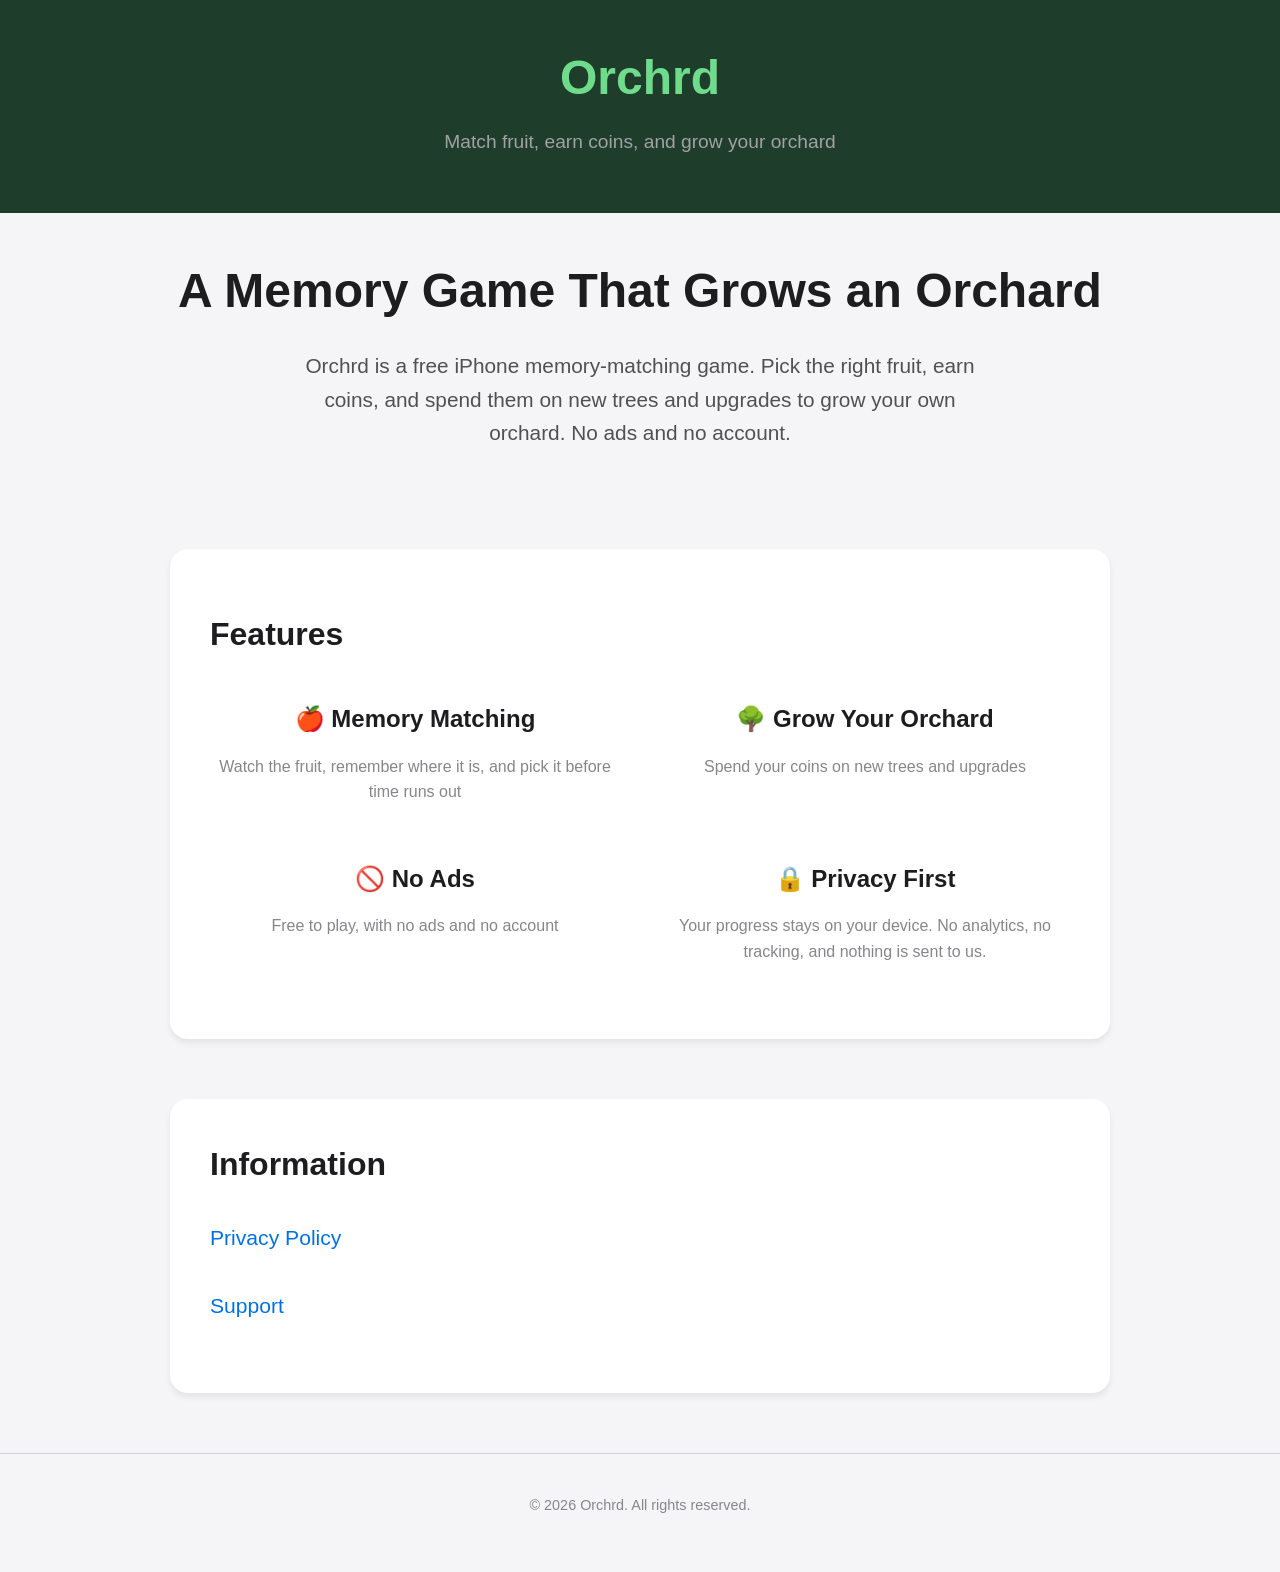
<file: index.html>
<!DOCTYPE html>
<html lang="en">
<head>
    <meta charset="UTF-8">
    <meta name="viewport" content="width=device-width, initial-scale=1.0">
    <title>Orchrd - Orchard Match</title>
    <link rel="stylesheet" href="styles.css">
</head>
<body>
    <header>
        <div class="container">
            <h1>Orchrd</h1>
            <p class="tagline">Match fruit, earn coins, and grow your orchard</p>
        </div>
    </header>

    <main class="container">
        <section class="hero">
            <h2>A Memory Game That Grows an Orchard</h2>
            <p>Orchrd is a free iPhone memory-matching game. Pick the right fruit, earn coins, and spend them on new trees and upgrades to grow your own orchard. No ads and no account.</p>
        </section>

        <section class="features">
            <h2>Features</h2>
            <div class="feature-grid">
                <div class="feature">
                    <h3>🍎 Memory Matching</h3>
                    <p>Watch the fruit, remember where it is, and pick it before time runs out</p>
                </div>
                <div class="feature">
                    <h3>🌳 Grow Your Orchard</h3>
                    <p>Spend your coins on new trees and upgrades</p>
                </div>
                <div class="feature">
                    <h3>🚫 No Ads</h3>
                    <p>Free to play, with no ads and no account</p>
                </div>
                <div class="feature">
                    <h3>🔒 Privacy First</h3>
                    <p>Your progress stays on your device. No analytics, no tracking, and nothing is sent to us.</p>
                </div>
            </div>
        </section>

        <section class="links">
            <h2>Information</h2>
            <ul>
                <li><a href="privacy.html">Privacy Policy</a></li>
                <li><a href="support.html">Support</a></li>
            </ul>
        </section>
    </main>

    <footer>
        <div class="container">
            <p>&copy; 2026 Orchrd. All rights reserved.</p>
        </div>
    </footer>
</body>
</html>
</file>
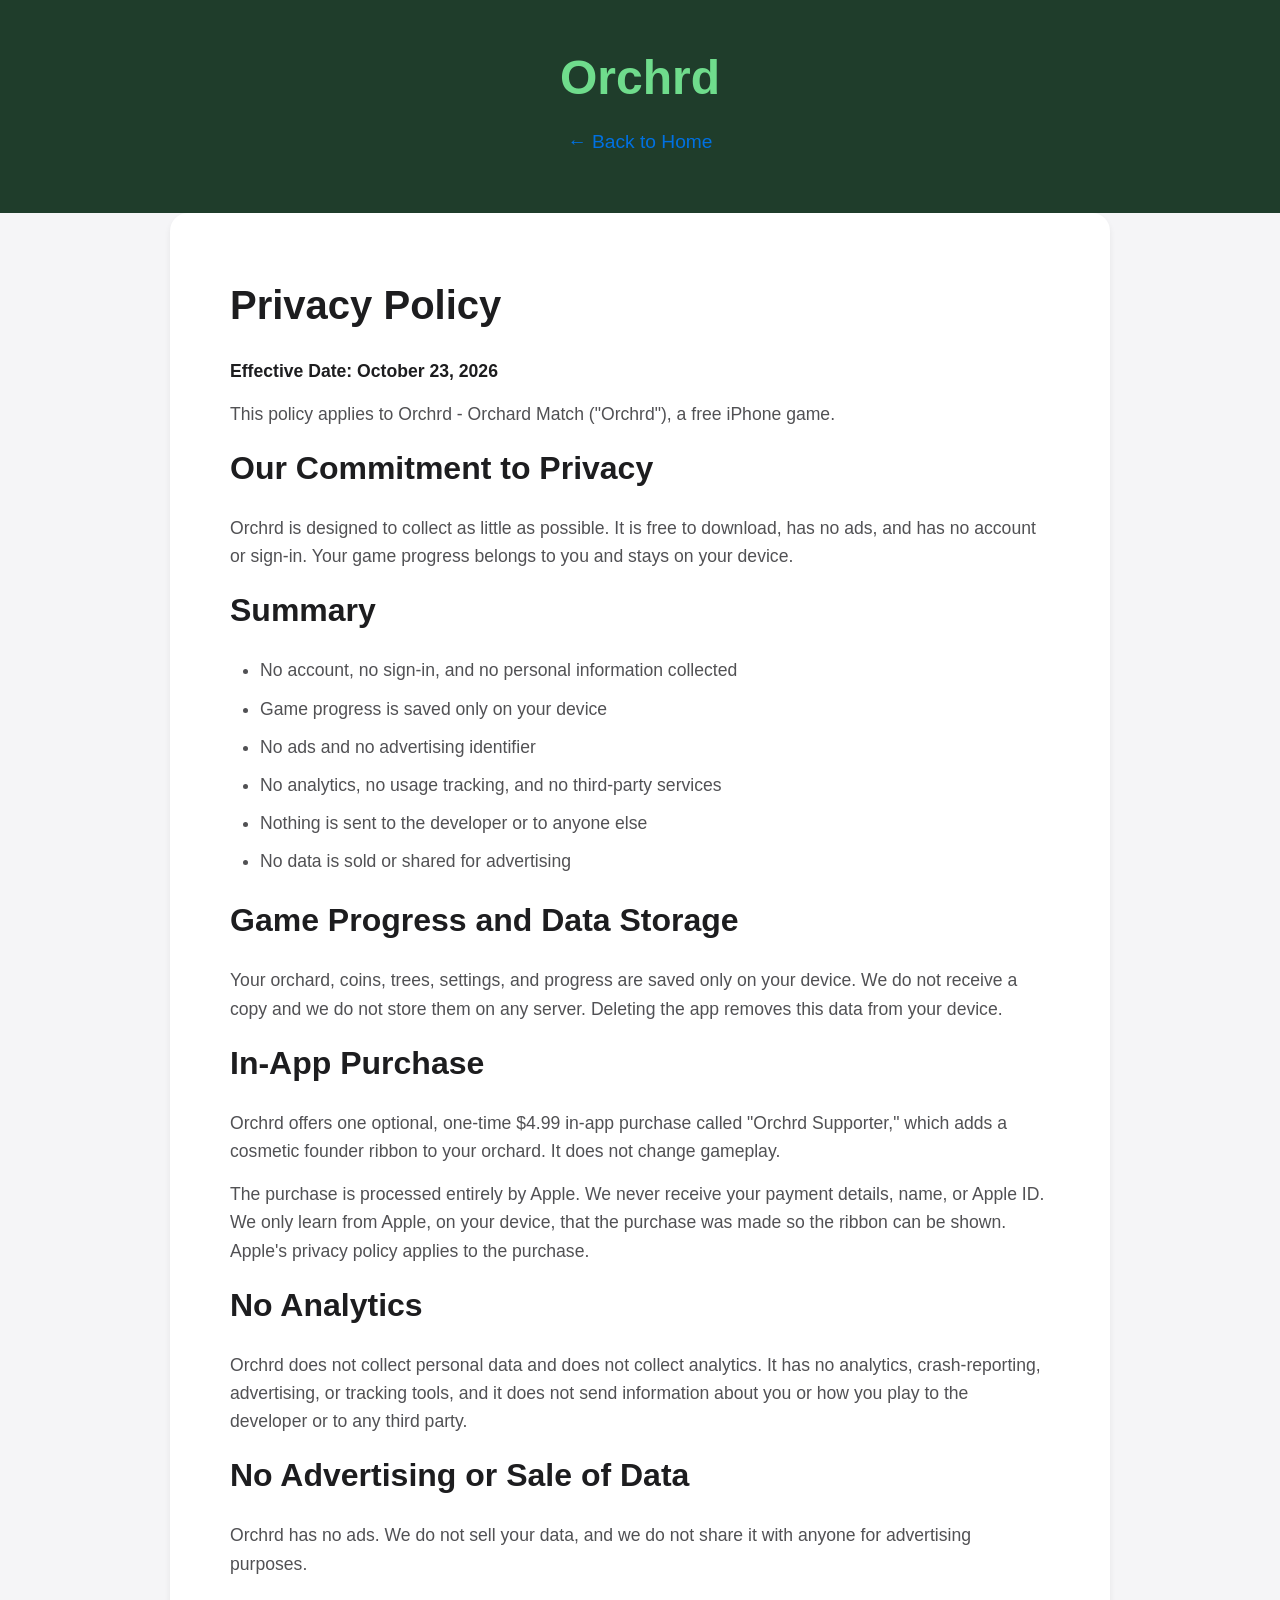
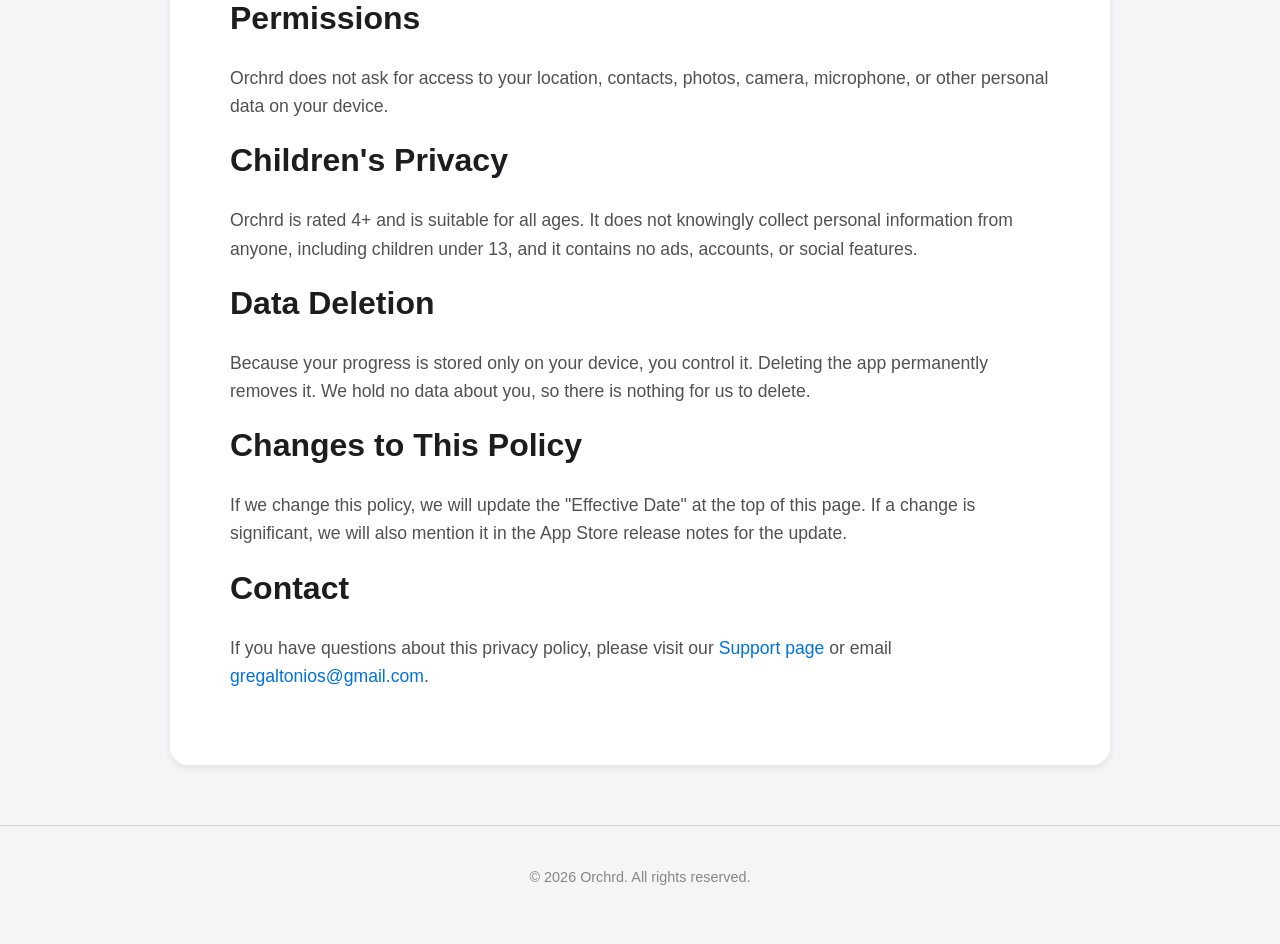
<file: privacy.html>
<!DOCTYPE html>
<html lang="en">
<head>
    <meta charset="UTF-8">
    <meta name="viewport" content="width=device-width, initial-scale=1.0">
    <title>Privacy Policy - Orchrd</title>
    <link rel="stylesheet" href="styles.css">
</head>
<body>
    <header>
        <div class="container">
            <h1>Orchrd</h1>
            <p class="tagline"><a href="index.html">← Back to Home</a></p>
        </div>
    </header>
    <main class="container">
        <section class="content">
            <h1>Privacy Policy</h1>
            <p><strong>Effective Date: October 23, 2026</strong></p>
            <p>This policy applies to Orchrd - Orchard Match (&quot;Orchrd&quot;), a free iPhone game.</p>
            <h2>Our Commitment to Privacy</h2>
            <p>Orchrd is designed to collect as little as possible. It is free to download, has no ads, and has no account or sign-in. Your game progress belongs to you and stays on your device.</p>
            <h2>Summary</h2>
            <ul>
                <li>No account, no sign-in, and no personal information collected</li>
                <li>Game progress is saved only on your device</li>
                <li>No ads and no advertising identifier</li>
                <li>No analytics, no usage tracking, and no third-party services</li>
                <li>Nothing is sent to the developer or to anyone else</li>
                <li>No data is sold or shared for advertising</li>
            </ul>
            <h2>Game Progress and Data Storage</h2>
            <p>Your orchard, coins, trees, settings, and progress are saved only on your device. We do not receive a copy and we do not store them on any server. Deleting the app removes this data from your device.</p>
            <h2>In-App Purchase</h2>
            <p>Orchrd offers one optional, one-time $4.99 in-app purchase called &quot;Orchrd Supporter,&quot; which adds a cosmetic founder ribbon to your orchard. It does not change gameplay.</p>
            <p>The purchase is processed entirely by Apple. We never receive your payment details, name, or Apple ID. We only learn from Apple, on your device, that the purchase was made so the ribbon can be shown. Apple's privacy policy applies to the purchase.</p>
            <h2>No Analytics</h2>
            <p>Orchrd does not collect personal data and does not collect analytics. It has no analytics, crash-reporting, advertising, or tracking tools, and it does not send information about you or how you play to the developer or to any third party.</p>
            <h2>No Advertising or Sale of Data</h2>
            <p>Orchrd has no ads. We do not sell your data, and we do not share it with anyone for advertising purposes.</p>
            <h2>Permissions</h2>
            <p>Orchrd does not ask for access to your location, contacts, photos, camera, microphone, or other personal data on your device.</p>
            <h2>Children's Privacy</h2>
            <p>Orchrd is rated 4+ and is suitable for all ages. It does not knowingly collect personal information from anyone, including children under 13, and it contains no ads, accounts, or social features.</p>
            <h2>Data Deletion</h2>
            <p>Because your progress is stored only on your device, you control it. Deleting the app permanently removes it. We hold no data about you, so there is nothing for us to delete.</p>
            <h2>Changes to This Policy</h2>
            <p>If we change this policy, we will update the &quot;Effective Date&quot; at the top of this page. If a change is significant, we will also mention it in the App Store release notes for the update.</p>
            <h2>Contact</h2>
            <p>If you have questions about this privacy policy, please visit our <a href="support.html">Support page</a> or email <a href="mailto:gregaltonios@gmail.com">gregaltonios@gmail.com</a>.</p>
        </section>
    </main>
    <footer>
        <div class="container">
            <p>&copy; 2026 Orchrd. All rights reserved.</p>
        </div>
    </footer>
</body>
</html>
</file>
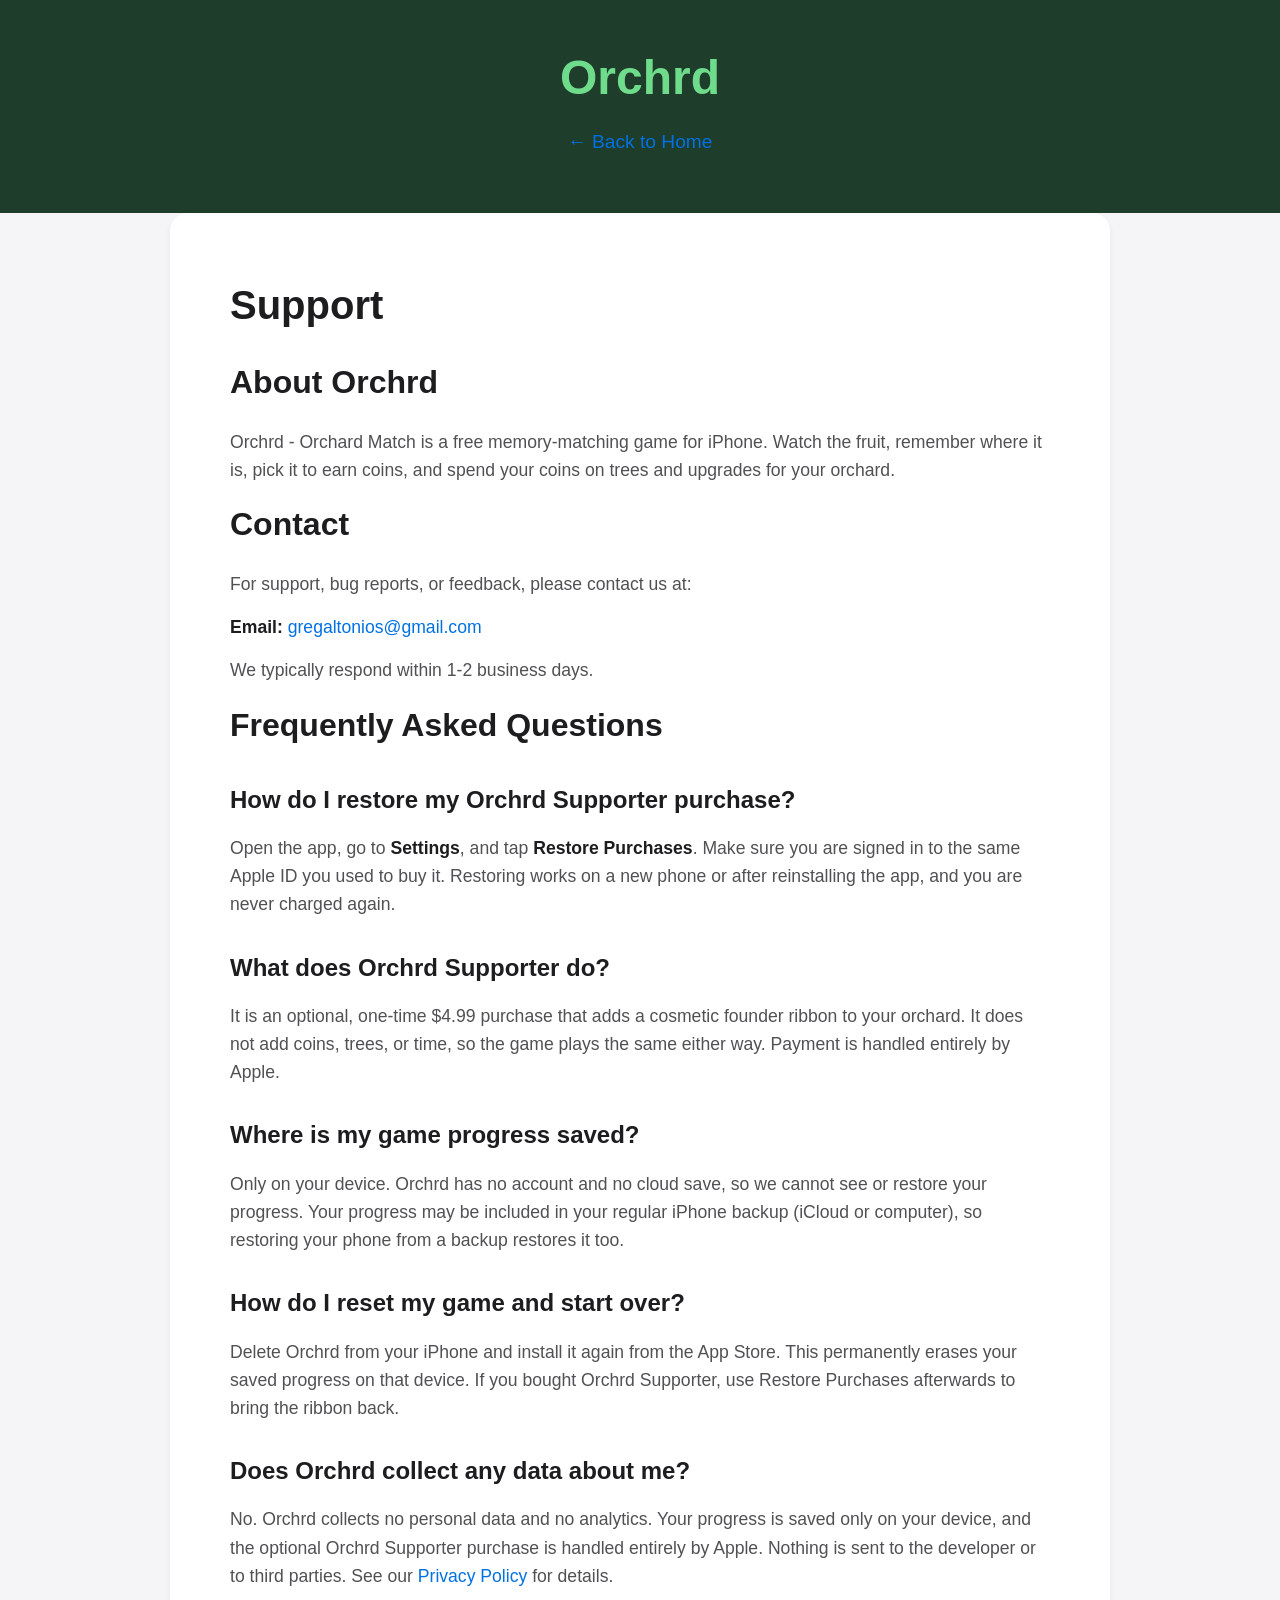
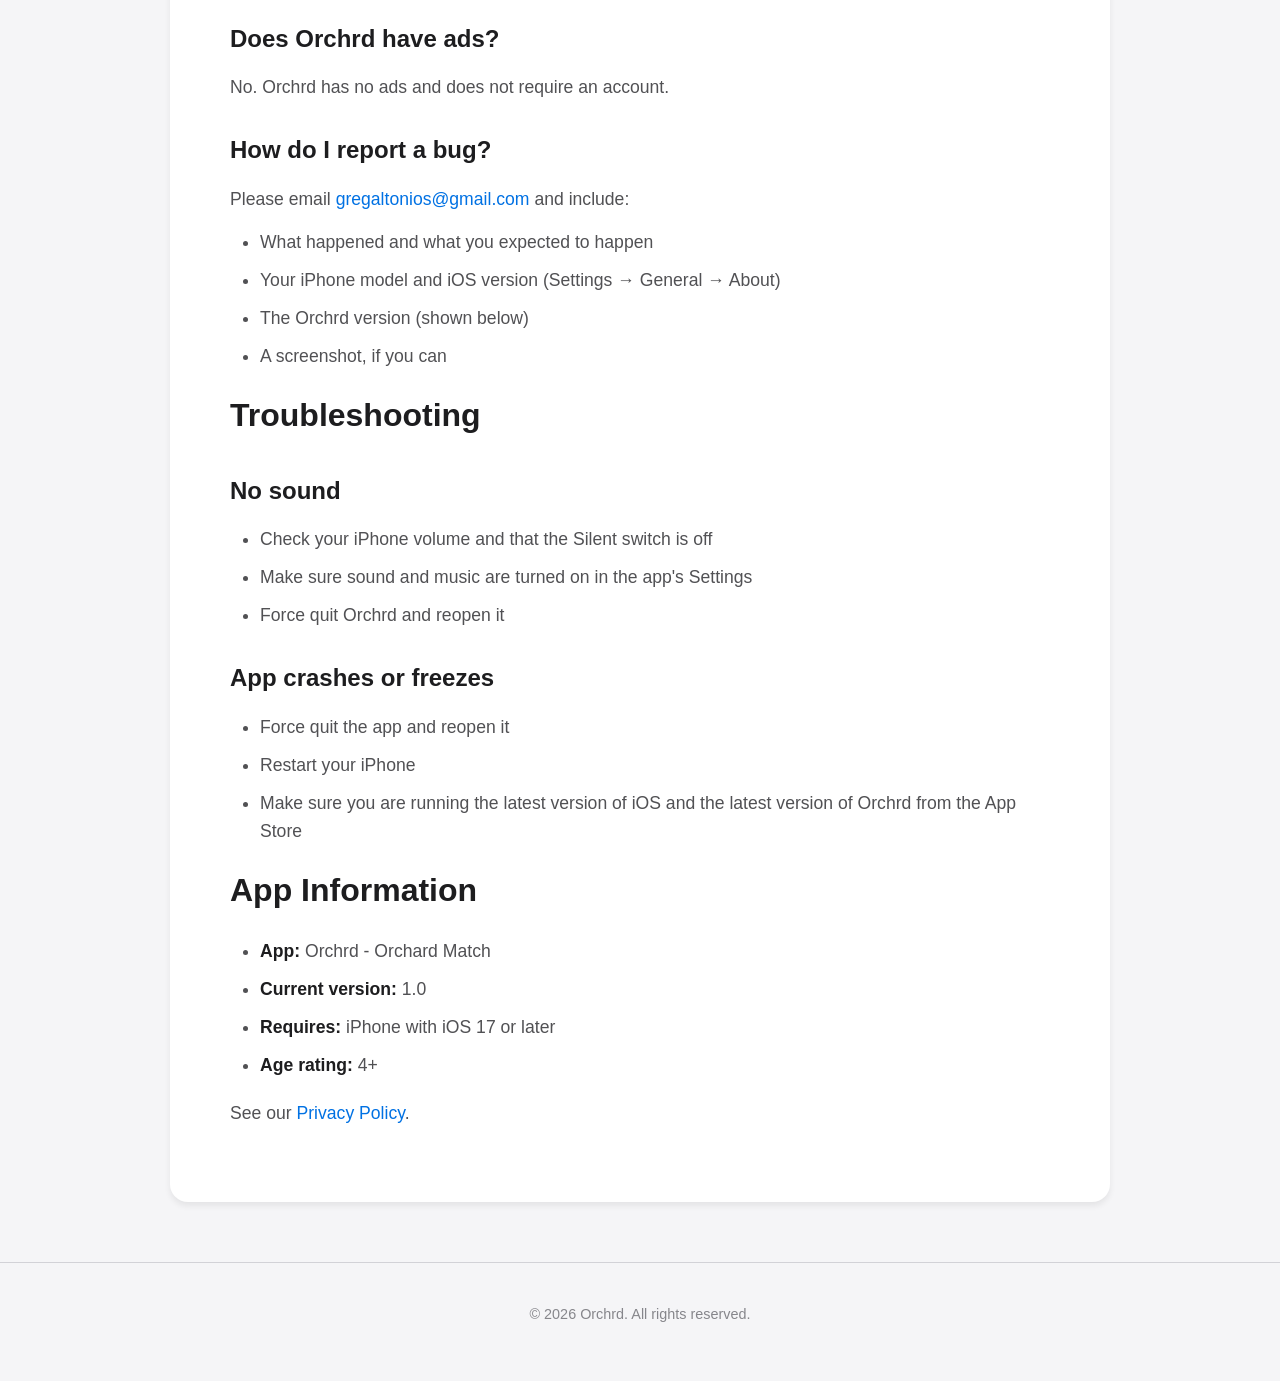
<file: support.html>
<!DOCTYPE html>
<html lang="en">
<head>
    <meta charset="UTF-8">
    <meta name="viewport" content="width=device-width, initial-scale=1.0">
    <title>Support - Orchrd</title>
    <link rel="stylesheet" href="styles.css">
</head>
<body>
    <header>
        <div class="container">
            <h1>Orchrd</h1>
            <p class="tagline"><a href="index.html">← Back to Home</a></p>
        </div>
    </header>
    <main class="container">
        <section class="content">
            <h1>Support</h1>
            <h2>About Orchrd</h2>
            <p>Orchrd - Orchard Match is a free memory-matching game for iPhone. Watch the fruit, remember where it is, pick it to earn coins, and spend your coins on trees and upgrades for your orchard.</p>
            <h2>Contact</h2>
            <p>For support, bug reports, or feedback, please contact us at:</p>
            <p><strong>Email:</strong> <a href="mailto:gregaltonios@gmail.com">gregaltonios@gmail.com</a></p>
            <p>We typically respond within 1-2 business days.</p>
            <h2>Frequently Asked Questions</h2>
            <h3>How do I restore my Orchrd Supporter purchase?</h3>
            <p>Open the app, go to <strong>Settings</strong>, and tap <strong>Restore Purchases</strong>. Make sure you are signed in to the same Apple ID you used to buy it. Restoring works on a new phone or after reinstalling the app, and you are never charged again.</p>
            <h3>What does Orchrd Supporter do?</h3>
            <p>It is an optional, one-time $4.99 purchase that adds a cosmetic founder ribbon to your orchard. It does not add coins, trees, or time, so the game plays the same either way. Payment is handled entirely by Apple.</p>
            <h3>Where is my game progress saved?</h3>
            <p>Only on your device. Orchrd has no account and no cloud save, so we cannot see or restore your progress. Your progress may be included in your regular iPhone backup (iCloud or computer), so restoring your phone from a backup restores it too.</p>
            <h3>How do I reset my game and start over?</h3>
            <p>Delete Orchrd from your iPhone and install it again from the App Store. This permanently erases your saved progress on that device. If you bought Orchrd Supporter, use Restore Purchases afterwards to bring the ribbon back.</p>
            <h3>Does Orchrd collect any data about me?</h3>
            <p>No. Orchrd collects no personal data and no analytics. Your progress is saved only on your device, and the optional Orchrd Supporter purchase is handled entirely by Apple. Nothing is sent to the developer or to third parties. See our <a href="privacy.html">Privacy Policy</a> for details.</p>
            <h3>Does Orchrd have ads?</h3>
            <p>No. Orchrd has no ads and does not require an account.</p>
            <h3>How do I report a bug?</h3>
            <p>Please email <a href="mailto:gregaltonios@gmail.com">gregaltonios@gmail.com</a> and include:</p>
            <ul>
                <li>What happened and what you expected to happen</li>
                <li>Your iPhone model and iOS version (Settings &rarr; General &rarr; About)</li>
                <li>The Orchrd version (shown below)</li>
                <li>A screenshot, if you can</li>
            </ul>
            <h2>Troubleshooting</h2>
            <h3>No sound</h3>
            <ul>
                <li>Check your iPhone volume and that the Silent switch is off</li>
                <li>Make sure sound and music are turned on in the app's Settings</li>
                <li>Force quit Orchrd and reopen it</li>
            </ul>
            <h3>App crashes or freezes</h3>
            <ul>
                <li>Force quit the app and reopen it</li>
                <li>Restart your iPhone</li>
                <li>Make sure you are running the latest version of iOS and the latest version of Orchrd from the App Store</li>
            </ul>
            <h2>App Information</h2>
            <ul>
                <li><strong>App:</strong> Orchrd - Orchard Match</li>
                <li><strong>Current version:</strong> 1.0</li>
                <li><strong>Requires:</strong> iPhone with iOS 17 or later</li>
                <li><strong>Age rating:</strong> 4+</li>
            </ul>
            <p>See our <a href="privacy.html">Privacy Policy</a>.</p>
        </section>
    </main>
    <footer>
        <div class="container">
            <p>&copy; 2026 Orchrd. All rights reserved.</p>
        </div>
    </footer>
</body>
</html>
</file>
<file: styles.css>
* {
    margin: 0;
    padding: 0;
    box-sizing: border-box;
}

body {
    font-family: -apple-system, BlinkMacSystemFont, 'Segoe UI', Roboto, Oxygen, Ubuntu, Cantarell, sans-serif;
    line-height: 1.6;
    color: #333;
    background-color: #f5f5f7;
}

.container {
    max-width: 980px;
    margin: 0 auto;
    padding: 0 20px;
}

header {
    background-color: #1f3d2b;
    color: #fff;
    padding: 40px 0;
    text-align: center;
}

header h1 {
    font-size: 3em;
    color: #6fdc8c;
    font-weight: 600;
    margin-bottom: 10px;
}

header .tagline {
    font-size: 1.2em;
    color: #a1a1a6;
}

header .tagline a {
    color: #0071e3;
    text-decoration: none;
}

header .tagline a:hover {
    text-decoration: underline;
}

main {
    padding: 60px 0;
}

section {
    margin-bottom: 60px;
}

h1 {
    font-size: 2.5em;
    font-weight: 600;
    margin-bottom: 20px;
    color: #1d1d1f;
}

h2 {
    font-size: 2em;
    font-weight: 600;
    margin-bottom: 20px;
    color: #1d1d1f;
}

h3 {
    font-size: 1.5em;
    font-weight: 600;
    margin-bottom: 15px;
    margin-top: 30px;
    color: #1d1d1f;
}

h4 {
    font-size: 1.2em;
    font-weight: 600;
    margin-bottom: 10px;
    margin-top: 20px;
    color: #1d1d1f;
}

p {
    margin-bottom: 15px;
    font-size: 1.1em;
    color: #515154;
}

ul {
    margin-bottom: 20px;
    margin-left: 30px;
}

li {
    margin-bottom: 10px;
    font-size: 1.1em;
    color: #515154;
}

a {
    color: #0071e3;
    text-decoration: none;
}

a:hover {
    text-decoration: underline;
}

.hero {
    text-align: center;
    padding: 40px 0;
}

.hero h2 {
    font-size: 3em;
    margin-bottom: 20px;
}

.hero p {
    font-size: 1.3em;
    max-width: 700px;
    margin: 0 auto;
}

.features {
    background-color: #fff;
    padding: 60px 40px;
    border-radius: 18px;
    box-shadow: 0 4px 6px rgba(0, 0, 0, 0.07);
}

.feature-grid {
    display: grid;
    grid-template-columns: repeat(auto-fit, minmax(280px, 1fr));
    gap: 40px;
    margin-top: 40px;
}

.feature {
    text-align: center;
}

.feature h3 {
    font-size: 1.5em;
    margin-bottom: 15px;
    margin-top: 0;
}

.feature p {
    font-size: 1em;
    color: #86868b;
}

.links {
    background-color: #fff;
    padding: 40px;
    border-radius: 18px;
    box-shadow: 0 4px 6px rgba(0, 0, 0, 0.07);
}

.links ul {
    list-style: none;
    margin-left: 0;
}

.links li {
    margin-bottom: 15px;
}

.links a {
    font-size: 1.2em;
    display: inline-block;
    padding: 10px 0;
}

.content {
    background-color: #fff;
    padding: 60px;
    border-radius: 18px;
    box-shadow: 0 4px 6px rgba(0, 0, 0, 0.07);
}

.content h1 {
    margin-top: 0;
}

.content strong {
    color: #1d1d1f;
}

footer {
    background-color: #f5f5f7;
    padding: 40px 0;
    text-align: center;
    border-top: 1px solid #d2d2d7;
}

footer p {
    color: #86868b;
    font-size: 0.9em;
}

@media (max-width: 768px) {
    header h1 {
        font-size: 2em;
    }

    header .tagline {
        font-size: 1em;
    }

    .hero h2 {
        font-size: 2em;
    }

    .hero p {
        font-size: 1.1em;
    }

    .features,
    .links,
    .content {
        padding: 30px 20px;
    }

    .feature-grid {
        grid-template-columns: 1fr;
        gap: 30px;
    }

    h1 {
        font-size: 2em;
    }

    h2 {
        font-size: 1.7em;
    }

    h3 {
        font-size: 1.3em;
    }
}
</file>
